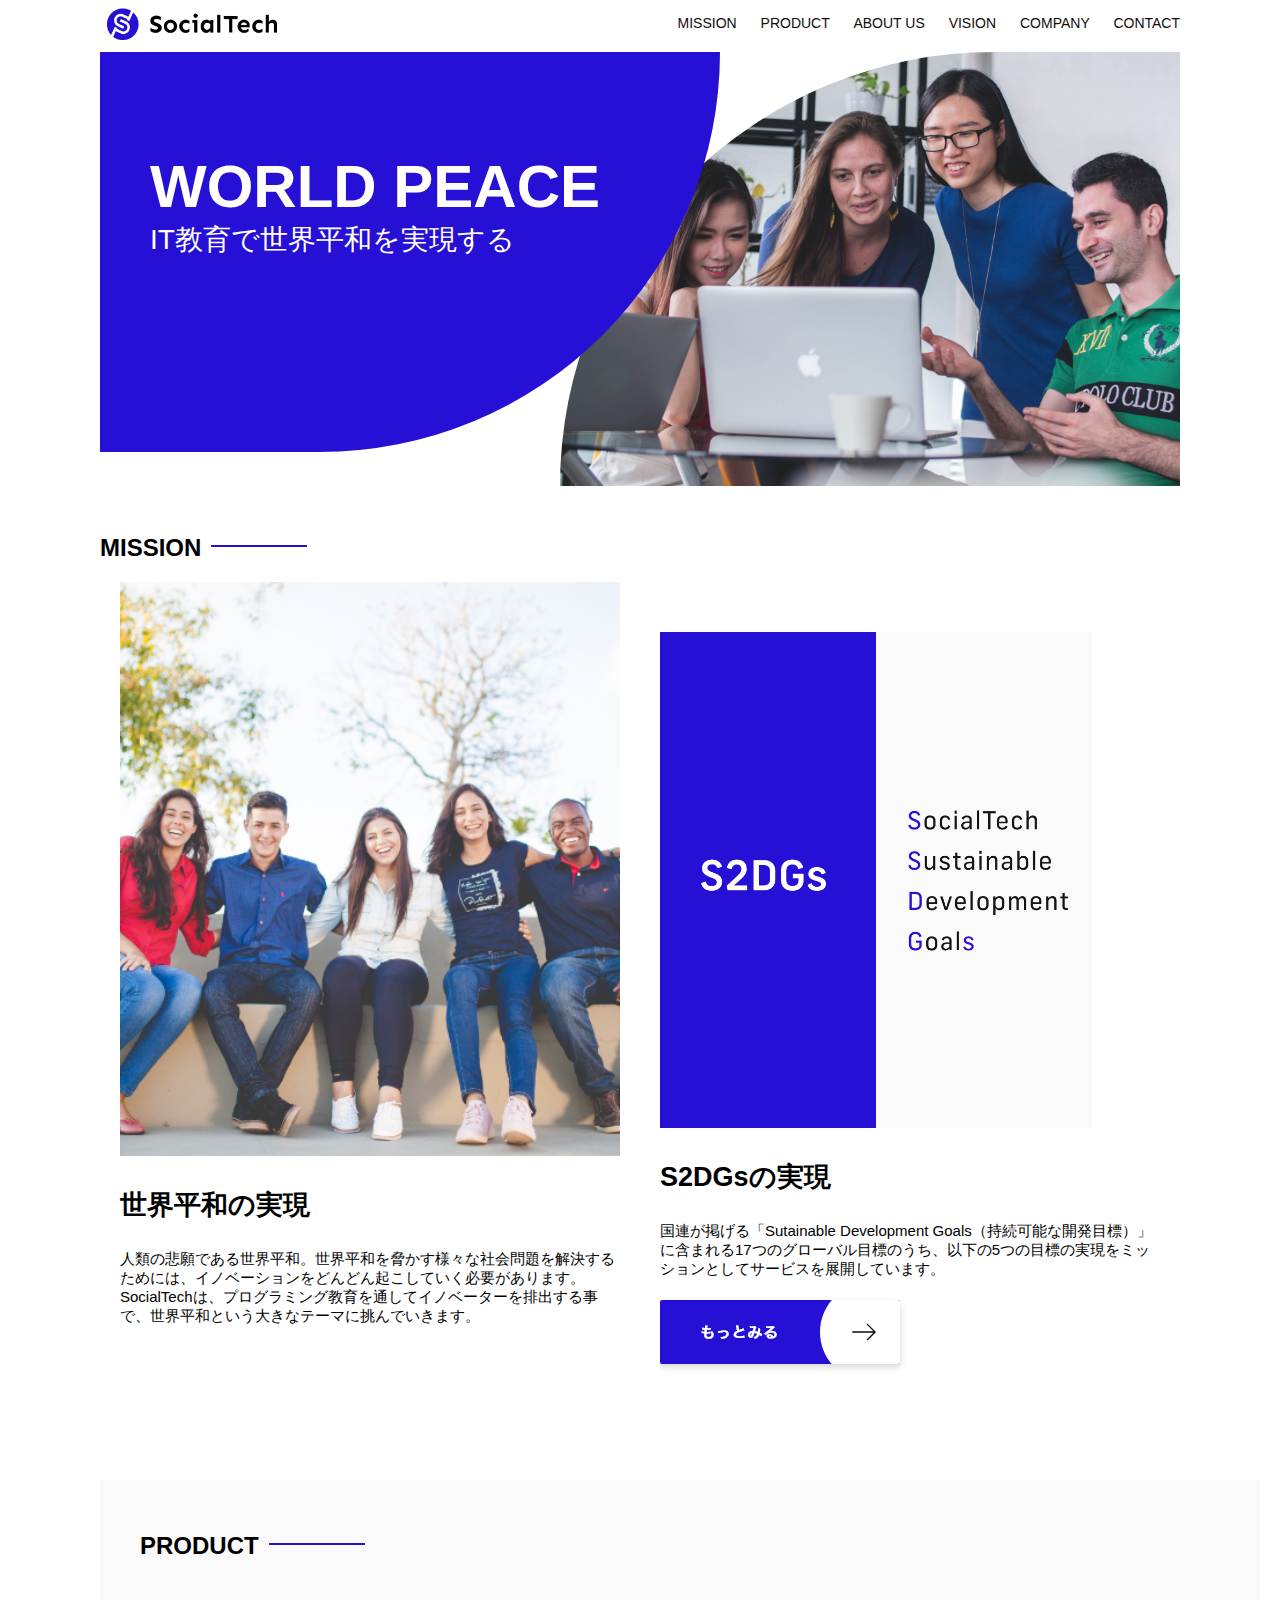
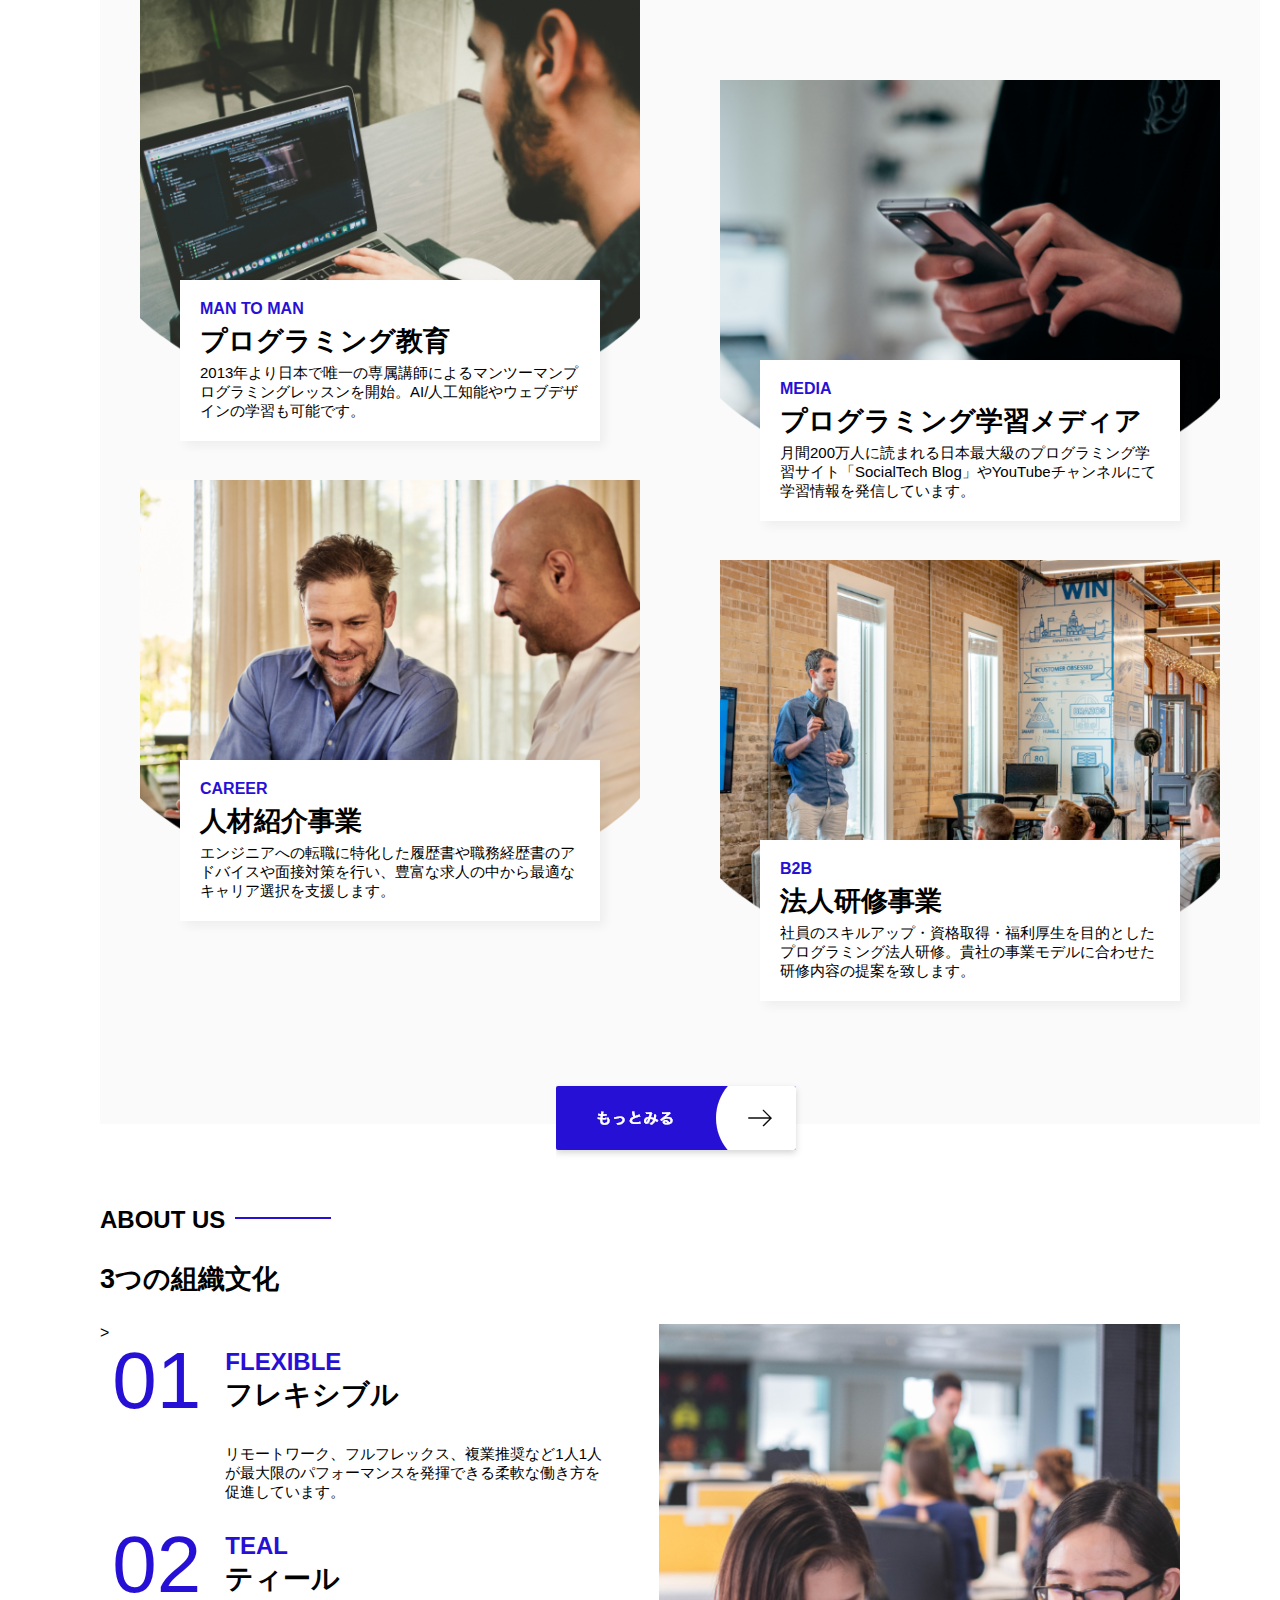
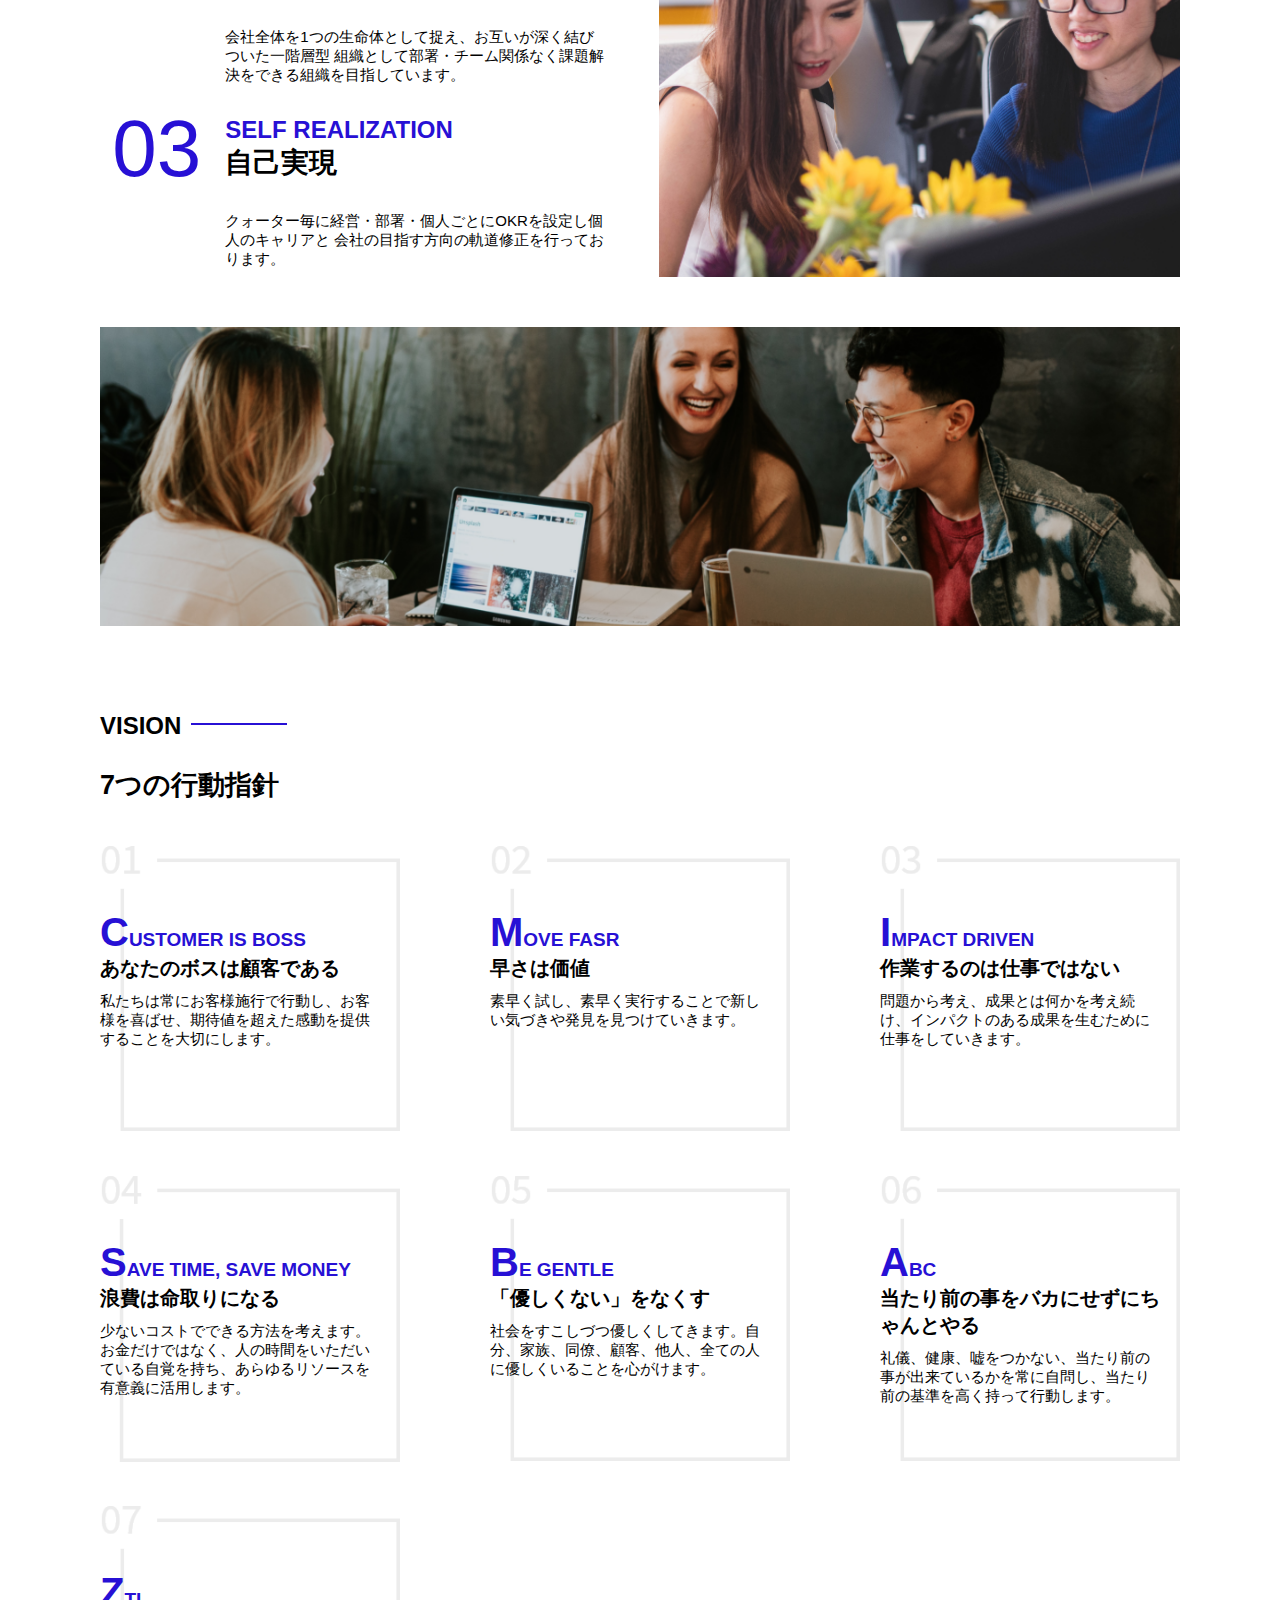
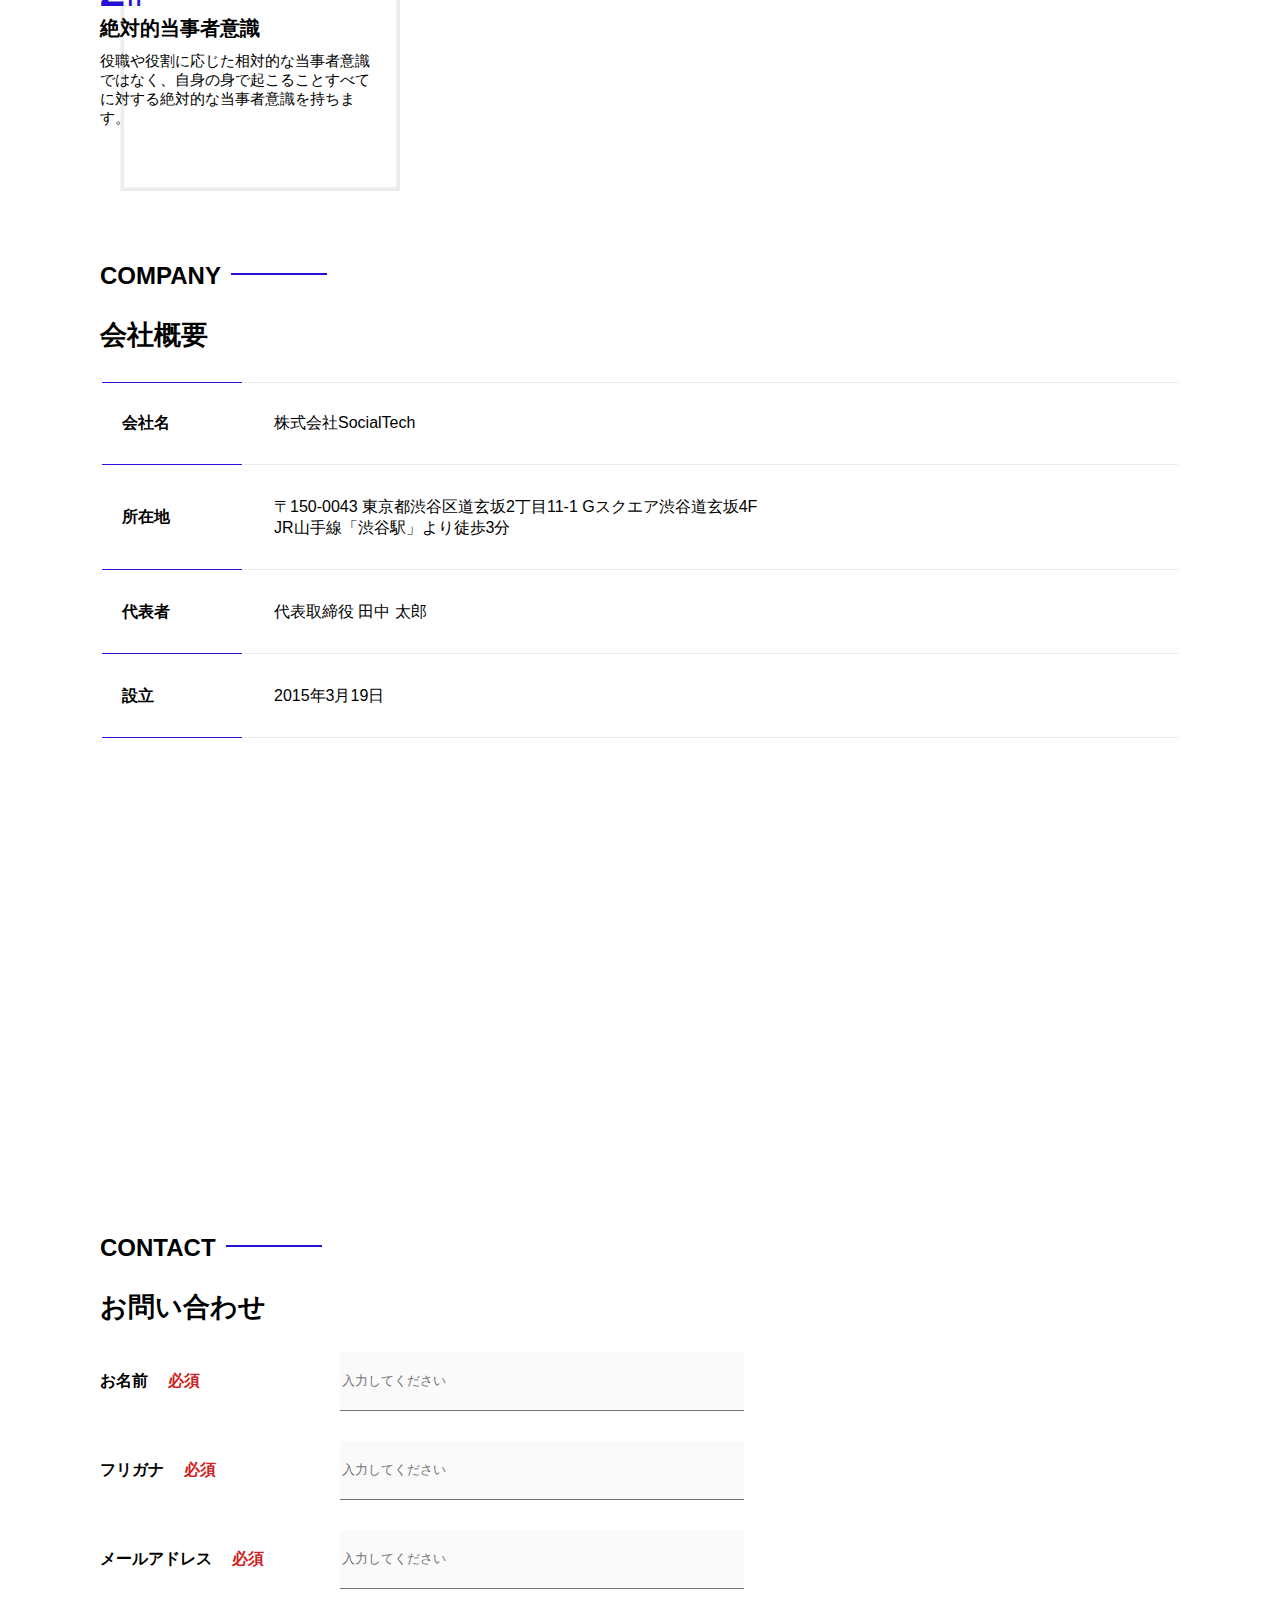
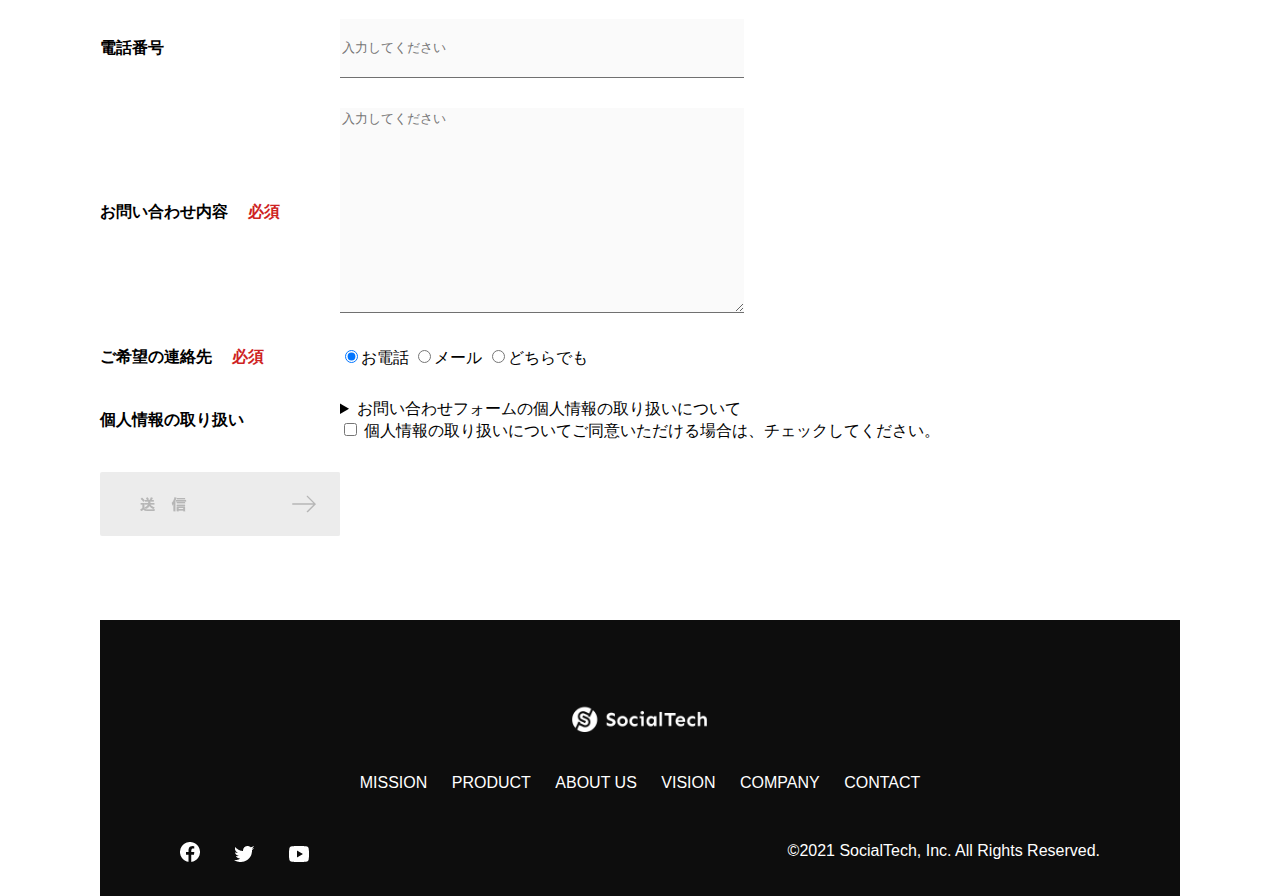
<file: index.html>
<!DOCTYPE html>
<html>

<head>
  <title>SocialTech</title>
  <meta charset="UTF-8">
  <meta name="description" content="SocialTechはEdTech業界のリーディングカンパニーを目指します。">
  <meta name="viewport" content="width=device-width, initial-scale=1.0">
  <link rel="stylesheet" href="style.css">
</head>

<body>
  <!-- ヘッダー -->
  <header>
    <!-- ロゴ -->
    <a href="index.html" id="logo"><img src="images/logo.png" alt="トップページに戻る"></a>

    <!-- PC用ナビゲーション -->
    <nav id="nav-pc">
      <a href="mission.html">MISSION</a>
      <a href="product.html">PRODUCT</a>
      <a href="index.html#aboutus">ABOUT US</a>
      <a href="index.html#vision">VISION</a>
      <a href="index.html#company">COMPANY</a>
      <a href="index.html#contact">CONTACT</a>
    </nav>
    <!-- スマホ用メニューボタン -->
    <img id="menu-sp" src="images/button-menu.png" alt="ナビゲーションを開く" onclick="document.getElementById('nav-sp').style.display = 'block'">

    <!-- スマホ用ナビゲーション -->
    <nav id="nav-sp">
      <img id="close" src="images/button-close.png" alt="ナビゲーションを閉じる" onclick="document.getElementById('nav-sp').style.display = 'none'">
      <a id="logo-sp" href="index.html" onclick="document.getElementById('nav-sp').style.display = 'none'"><img src="images/logo-sp.png" alt="トップページに戻る"></a>
      <a class="menu" href="mission.html" onclick="document.getElementById('nav-sp').style.display = 'none'">MISSION</a>
      <a class="menu" href="product.html" onclick="document.getElementById('nav-sp').style.display = 'none'">PRODUCT</a>
      <a class="menu" href="index.html#aboutus" onclick="document.getElementById('nav-sp').style.display = 'none'">ABOUT US</a>
      <a class="menu" href="index.html#vision" onclick="document.getElementById('nav-sp').style.display = 'none'">VISION</a>
      <a class="menu" href="index.html#company" onclick="document.getElementById('nav-sp').style.display = 'none'">COMPANY</a>
      <a class="menu" href="index.html#contact" onclick="document.getElementById('nav-sp').style.display = 'none'">CONTACT</a>
      <div id="sns">
        <a href="https://www.facebook.com/sejuku2013"><img src="images/button-facebook.png" alt="Facebookのリンク"></a>
        <a href="https://twitter.com/samuraijuku"><img src="images/button-twitter.png" alt="Twitterのリンク"></a>
        <a href="https://www.youtyube.com/channel/UCCFOQO5aDK0xXam4cUQXT8g"><img src="images/button-youtube.png" alt="YouTubeのリンク"></a>
      </div>
    </nav>
  </header>
  <main>
    <article>
      <!-- メインビジュアル　-->
      <section id="main-visual">
        <div id="main-message">
          <h1>WORLD PEACE</h1>
          <p>IT教育で世界平和を実現する</p>
        </div>
        <img src="images/index/index-main.png" alt="PCの周りに集まる多国籍の仲間たち">
      </section>
      <!--ミッション-->
      <section id="mission">
        <h2 class="index-h2">MISSION</h2>
        <div id="mission-flex">
          <div>
            <img id="mission-photo" src="images/index/index-mission.png" alt="屋外のベンチで写真を撮影する多国籍の仲間たち">
            <h3>世界平和の実現</h3>
            <p>
              人類の悲願である世界平和。世界平和を脅かす様々な社会問題を解決するためには、イノベーションをどんどん起こしていく必要があります。SocialTechは、プログラミング教育を通してイノベーターを排出する事で、世界平和という大きなテーマに挑んでいきます。
            </p>
          </div>
          <div>
            <img id="s2dgs" src="images/index/s2dgs.png" alt="S2DGs">
            <h3>S2DGsの実現</h3>
            <p>国連が掲げる「Sutainable Development Goals（持続可能な開発目標）」に含まれる17つのグローバル目標のうち、以下の5つの目標の実現をミッションとしてサービスを展開しています。</p>
            <a href="mission.html">
              <img src="images/button-more.png" alt="もっとみる">
            </a>
          </div>
        </div>
      </section>
      <!-- プロダクト -->
      <section id="product">
        <h2 class="index-h2">PRODUCT</h2>
        <div>
          <div id="product-left">
            <div>
              <img class="product-photo" src="images/index/index-mantoman.png" alt="PCでコードを書く男性">
              <div class="product-explain">
                <span>MAN TO MAN</span>
                <h3>プログラミング教育</h3>
                <p>2013年より日本で唯一の専属講師によるマンツーマンプログラミングレッスンを開始。AI/人工知能やウェブデザインの学習も可能です。</p>
              </div>
            </div>
            <div>
              <img class="product-photo" src="images/index/index-career.png" alt="笑顔で話し合う2人の男性">
              <div class="product-explain">
                <span>CAREER</span>
                <h3>人材紹介事業</h3>
                <p>エンジニアへの転職に特化した履歴書や職務経歴書のアドバイスや面接対策を行い、豊富な求人の中から最適なキャリア選択を支援します。</p>
              </div>
            </div>
          </div>
          <div id="product-right">
            <div>
              <img class="product-photo" src="images/index/index-media.png" alt="スマートフォンを操作する人">
              <div class="product-explain">
                <span>MEDIA</span>
                <h3>プログラミング学習メディア</h3>
                <p>月間200万人に読まれる日本最大級のプログラミング学習サイト「SocialTech Blog」やYouTubeチャンネルにて学習情報を発信しています。</p>
              </div>
            </div>
            <div>
              <img class="product-photo" src="images/index/index-b2b.png" alt="講演中の男性とそれを聞く人々">
              <div class="product-explain">
                <span>B2B</span>
                <h3>法人研修事業</h3>
                <p>社員のスキルアップ・資格取得・福利厚生を目的としたプログラミング法人研修。貴社の事業モデルに合わせた研修内容の提案を致します。</p>
              </div>
            </div>
          </div>
        </div>
        <div>
          <a id="product-more" href="product.html">
            <img src="images/button-more.png" alt="もっとみる">
          </a>
        </div>
      </section>
      <!--ABOUT US-->
      <section id="aboutus">
        <h2 class="index-h2">ABOUT US</h2>
        <h3>3つの組織文化</h3>
        <div>
          <table class="culture-table">
            <tr>
              <td>
                <span class="culture-num">01</span>
              </td>
              <td>
                <span class="culture-en">FLEXIBLE</span>
                <span class="culture-jp">フレキシブル</span>
              </td>
            </tr>
            <tr>
              <td>
                <!--空のセル-->
              </td>
              <td>
                <p class="culture-description">
                  リモートワーク、フルフレックス、複業推奨など1人1人が最大限のパフォーマンスを発揮できる柔軟な働き方を促進しています。
                </p>
              </td>>
            </tr>
            <tr>
              <td>
                <span class="culture-num">02</span>
              </td>
              <td>
                <span class="culture-en">TEAL</span>
                <span class="culture-jp">ティール</span>
              </td>
            </tr>
            <tr>
              <td>
                <!--空のセル-->
              </td>
              <td>
                <p class="culture-description">
                  会社全体を1つの生命体として捉え、お互いが深く結びついた一階層型
                  組織として部署・チーム関係なく課題解決をできる組織を目指しています。
                </p>
              </td>
            </tr>
            <tr>
              <td>
                <span class="culture-num">03</span>
              </td>
              <td>
                <span class="culture-en">SELF REALIZATION</span>
                <span class="culture-jp">自己実現</span>
              </td>
            </tr>
            <tr>
              <td>
                <!--空のセル-->
              </td>
              <td>
                <p class="culture-description">
                  クォーター毎に経営・部署・個人ごとにOKRを設定し個人のキャリアと
                  会社の目指す方向の軌道修正を行っております。
                </p>
              </td>
            </tr>
          </table>
          <img class="culture-img" src="images/index/index-aboutus1.png" alt="笑顔で話し合う2人の女性">
        </div>
        <img class="culture-img2" src="images/index/index-aboutus2.png" alt="笑顔で話し合う3人の男女">
      </section>
      <section id="vision">
        <h2 class="index-h2">VISION</h2>
        <h3>7つの行動指針</h3>
        <div>
          <div class="vision-box">
            <img src="images/index/vision-01.png" alt="01">
            <span>
              <h4>CUSTOMER IS BOSS</h4>
              <h5>あなたのボスは顧客である</h5>
              <p>私たちは常にお客様施行で行動し、お客様を喜ばせ、期待値を超えた感動を提供することを大切にします。</p>
            </span>
          </div>
          <div class="vision-box">
            <img src="images/index/vision-02.png" alt="02">
            <span>
              <h4>MOVE FASR</h4>
              <h5>早さは価値</h5>
              <p>素早く試し、素早く実行することで新しい気づきや発見を見つけていきます。</p>
            </span>
          </div>
          <div class="vision-box">
            <img src="images/index/vision-03.png" alt="03">
            <span>
              <h4>IMPACT DRIVEN</h4>
              <h5>作業するのは仕事ではない</h5>
              <p>問題から考え、成果とは何かを考え続け、インパクトのある成果を生むために仕事をしていきます。</p>
            </span>
          </div>
          <div class="vision-box">
            <img src="images/index/vision-04.png" alt="04">
            <span>
              <h4>SAVE TIME, SAVE MONEY</h4>
              <h5>浪費は命取りになる</h5>
              <p>少ないコストでできる方法を考えます。お金だけではなく、人の時間をいただいている自覚を持ち、あらゆるリソースを有意義に活用します。</p>
            </span>
          </div>
          <div class="vision-box">
            <img src="images/index/vision-05.png" alt="05">
            <span>
              <h4>BE GENTLE</h4>
              <h5>「優しくない」をなくす</h5>
              <p>社会をすこしづつ優しくしてきます。自分、家族、同僚、顧客、他人、全ての人に優しくいることを心がけます。</p>
            </span>
          </div>
          <div class="vision-box">
            <img src="images/index/vision-06.png" alt="06">
            <span>
              <h4>ABC</h4>
              <h5>当たり前の事をバカにせずにちゃんとやる</h5>
              <p>礼儀、健康、嘘をつかない、当たり前の事が出来ているかを常に自問し、当たり前の基準を高く持って行動します。</p>
            </span>
          </div>
          <div class="vision-box">
            <img src="images/index/vision-07.png" alt="07">
            <span>
              <h4>ZTI</h4>
              <h5>絶対的当事者意識</h5>
              <p>役職や役割に応じた相対的な当事者意識ではなく、自身の身で起こることすべてに対する絶対的な当事者意識を持ちます。</p>
            </span>
          </div>
        </div>
      </section>
      <!-- COMPANY -->
      <section id="company">
        <h2 class="index-h2">COMPANY</h2>
        <h3>会社概要</h3>
        <table id="company-table">
          <tr>
            <th class="tableheader-first">会社名</th>
            <td class="cell-first">株式会社SocialTech</td>
          </tr>
          <tr>
            <th class="tableheader">所在地</th>
            <td class="cell">〒150-0043 東京都渋谷区道玄坂2丁目11‐1 Gスクエア渋谷道玄坂4F<br>JR山手線「渋谷駅」より徒歩3分</td>
          </tr>
          <tr>
            <th class="tableheader">代表者</th>
            <td class="cell">代表取締役 田中 太郎</td>
          </tr>
          <tr>
            <th class="tableheader">設立</th>
            <td class="cell">2015年3月19日</td>
          </tr>
        </table>
        <iframe
          src="https://www.google.com/maps/embed?pb=!1m18!1m12!1m3!1d3241.776130615135!2d139.6961907!3d35.657886900000015!2m3!1f0!2f0!3f0!3m2!1i1024!2i768!4f13.1!3m3!1m2!1s0x60188b55ffeee63f%3A0xdb297b0027845c04!2z44CSMTUwLTAwNDMg5p2x5Lqs6YO95riL6LC35Yy66YGT546E5Z2C77yS5LiB55uu77yR77yR4oiSMSBH!5e0!3m2!1sja!2sjp!4v1675952950993!5m2!1sja!2sjp"
          width="600" height="450" style="border:0;" allowfullscreen="" loading="lazy"
          referrerpolicy="no-referrer-when-downgrade">
        </iframe>
      </section>
      <!-- お問い合わせフォーム -->
      <section id="contact">
        <h2 class="index-h2">CONTACT</h2>
        <h3>お問い合わせ</h3>
        <!-- STATIC FORMSのフォームタグ -->
        <form action="https://api.staticforms.xyz/submit" method="post">
          <input type="text" name="honeypot" style="display:none">
          <!-- STATIC FORMSのアクセスキー -->
          <input type="hidden" name="accesskey" value="934c88e2-f9e4-4e84-aadc-a88cf636956d">
          <!--メールのタイトル-->
          <input type="hidden" name="subject" value="お問い合わせフォーム" />
          <!--送信先のメールアドレスをvalueに設定する-->
          <input type="hidden" name="replyTo" value="kokunari.mlm@gmail.com">
          <!--redirectToのURLは公開後のURLへリンクする-->
          <input type="hidden" name="redirectTo" value="">
          <div>
            <div class="contact-heading">
              <label class="contact-label">お名前<span class="contact-span">必須</span></label>
            </div>
            <div class="contact-form">
              <input type="text" name="name" placeholder="入力してください" class="contact-textbox">
            </div>
          </div>
          <div>
            <div class="contact-heading">
              <label class="contact-label">フリガナ<span class="contact-span">必須</span></label>
            </div>
            <div>
              <input type="text" name="hurigana" placeholder="入力してください" class="contact-textbox">
            </div>
          </div>
          <div>
            <div class="contact-heading">
              <label class="contact-label">メールアドレス<span class="contact-span">必須</span></label>
            </div>
            <div>
              <input type="text" name="email" placeholder="入力してください" class="contact-textbox">
            </div>
          </div>
          <div>
            <div class="contact-heading">
              <label class="contact-label">電話番号</label>
            </div>
            <div>
              <input type="text" name="tel" placeholder="入力してください" class="contact-textbox">
            </div>
          </div>
          <div>
            <div class="contact-heading">
              <label class="contact-label">お問い合わせ内容<span class="contact-span">必須</span></label>
            </div>
            <div>
              <textarea class="contact-textarea" placeholder="入力してください" name="message"></textarea>
            </div>
          </div>
          <div>
            <div class="contact-heading">
              <label class="contact-label">ご希望の連絡先<span class="contact-span">必須</span></label>
            </div>
            <div>
              <input class="radiobutton" type="radio" value="tel" name="contact" checked><label>お電話</label>
              <input class="radiobutton" type="radio" value="mail" name="contact"><label>メール</label>
              <input class="radiobutton" type="radio" value="both" name="contact"><label>どちらでも</label>
            </div>
          </div>
          <div>
            <div class="contact-heading">
              <label class="contact-label">個人情報の取り扱い</label>
            </div>
            <div>
              <details>
                <summary>お問い合わせフォームの個人情報の取り扱いについて</summary>
                <div>
                  <span>１．組織の名称又は氏名</span><br>
                  株式会社SocialTech<br><br>
                  <span>２．個人情報保護管理者（若しくはその代理人）の氏名又は職名、所属及び連絡先
                    鈴木 一郎 コーポレート部</span><br>
                  メールアドレス：support@socialtech.net<br>
                  TEL：03-xxxx-xxxx<br>
                  <span>３．個人情報の利用目的</span><br>
                  ・本サービス及び本サービスに関連する情報の提供又はそれらに関する連絡のため<br>
                  ・ユーザーの本人確認のため<br>
                  ・当社サービスのご案内のため<br>
                  ・当社の商品等の広告または宣伝（電子メールによるものを含むものとします。）<br><br>
                  <span>４．個人情報の取り扱い業務の委託</span><br>
                  個人情報の取扱業務の全部または一部を外部に業務委託する場合があります。<br>
                  その際、弊社は、個人情報を適切に保護できる管理体制を敷き実行していることを条件として<br>
                  委託先を厳選したうえで、機密保持契約を委託先と締結し、お客様の個人情報を厳密に管理させます。<br><br>
                  <span>５．個人情報の開示等の請求</span><br>
                  お客様は、弊社に対してご自身の個人情報の開示等（利用目的の通知、開示、内容の訂正・追加・削除、利用の停止または消去、第三者への提供の停止）に関して、当社問合わせ窓口に申し出ることができます。<br>
                  その際、弊社はお客様ご本人を確認させていただいたうえで、合理的な期間内に対応いたします。<br><br>
                  なお、個人情報に関する弊社問合わせ先は、次の通りです。<br><br>
                  株式会社SocialTech　個人情報問合せ窓口<br>
                  〒150-0043　東京都渋谷区道玄坂2丁目11-1 Ｇスクエア渋谷道玄坂 4F<br>
                  メールアドレス：support@socialtech.net　TEL：03-xxxx-xxxx<br><br>
                  <span>６．個人情報を提供されることの任意性について</span><br><br>
                  お客様がご自身の個人情報を弊社に提供されるか否かは、お客様のご判断によりますが、もしご提供されない場合には、適切なサービスが提供できない場合がありますので予めご了承ください。
                </div>
              </details>
              <input type="checkbox" name="agree">
              <span>個人情報の取り扱いについてご同意いただける場合は、チェックしてください。</span>
            </div>
          </div>
          <input type="image" src="images/button-submit.png" alt="送信する">
        </form>
      </section>
    </article>
     <footer>
      <div id="footer-logo">
        <img src="images/logo-sp.png" alt="SocialTech">
      </div>
      <div id="footer-link">
        <a href="mission.html">MISSION</a>
        <a href="product.html">PRODUCT</a>
        <a href="index.html#aboutus">ABOUT US</a>
        <a href="index.html#vision">VISION</a>
        <a href="index.html#company">COMPANY</a>
        <a href="index.html#contact">CONTACT</a>
      </div>
      <div id="sns-footer">
        <a href="https://www.facebook.com/sejuku2013"><img src="images/button-facebook.png" alt="Facebookのリンク"></a>
        <a href="https://twitter.com/samuraijuku"><img src="images/button-twitter.png" alt="Twitterのリンク"></a>
        <a href="https://www.youtube.com/channel/UCCFOQO5aDK0xXam4cUQXT8g"><img src="images/button-youtube.png" alt="YouTubeのリンク"></a>
        <span id="copyright">&copy;2021 SocialTech, Inc. All Rights Reserved. </span>
      </div>
     </footer>
  </main>
</body>

</html>
</file>
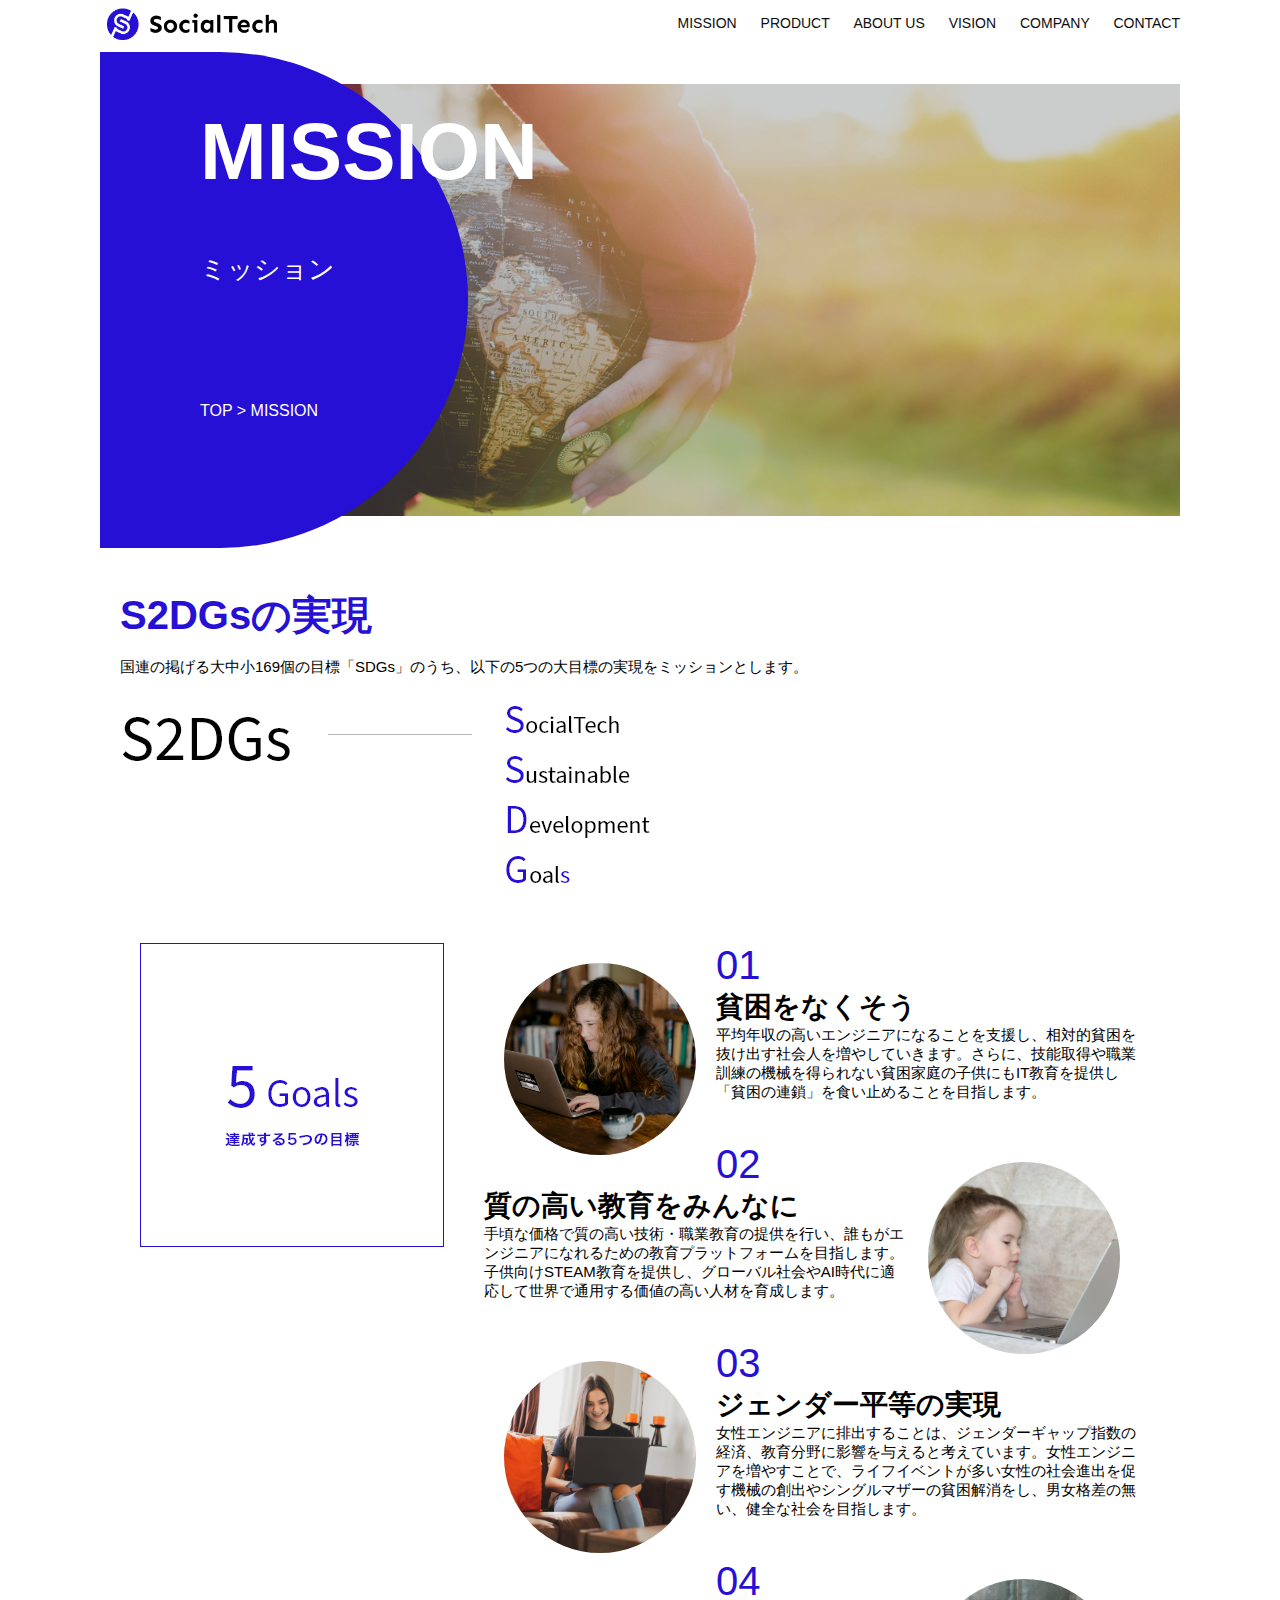
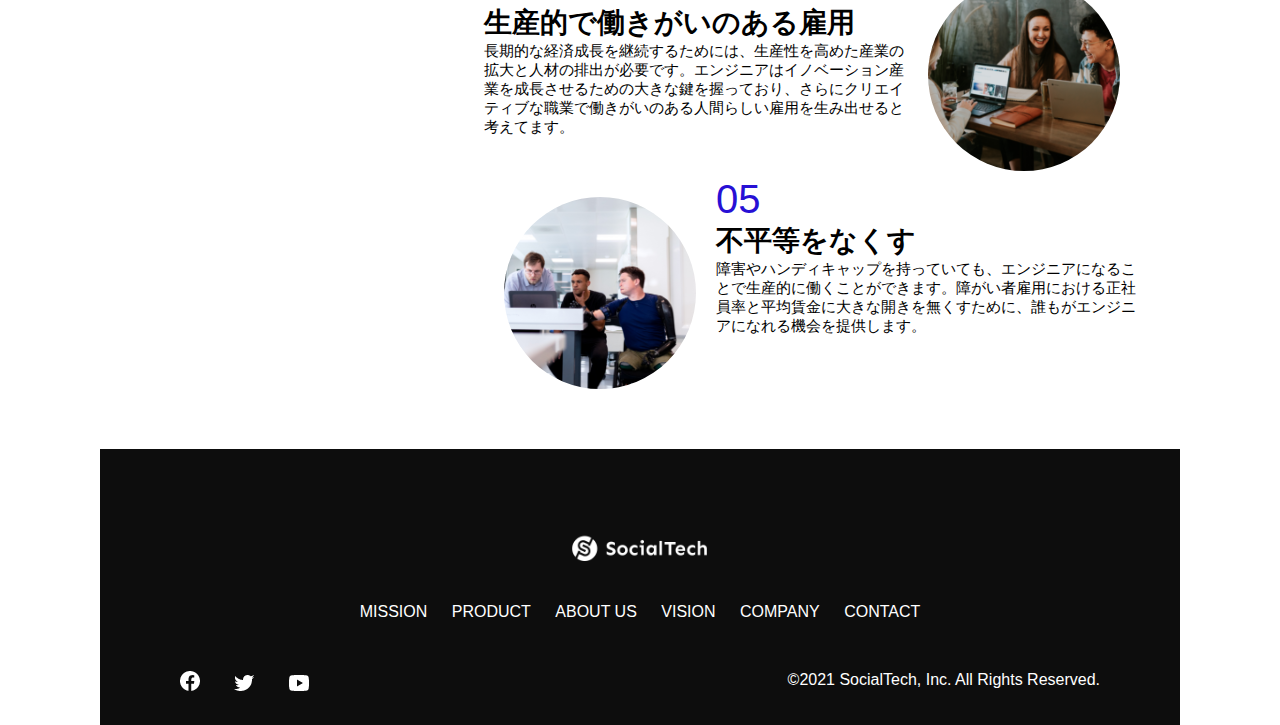
<file: mission.html>
<!DOCTYPE html>
<html>
<head>
  <title>SocialTech - MISSION ミッション -</title>
  <meta charset="UTF-8">
  <meta name="description" content="SocialTechが目指す5つの目標（S2DGs）を紹介します">
  <meta name="viewport" content="width=device-width, initial-scale=1.0">
  <link rel="stylesheet" href="style.css">
</head>

<body>
  <!-- ヘッダー -->
  <header>
    <!-- ロゴ -->
    <a href="index.html" id="logo"><img src="images/logo.png" alt="トップページに戻る"></a>

    <!-- PC用ナビゲーション -->
    <nav id="nav-pc">
      <a href="mission.html">MISSION</a>
      <a href="product.html">PRODUCT</a>
      <a href="index.html#aboutus">ABOUT US</a>
      <a href="index.html#vision">VISION</a>
      <a href="index.html#company">COMPANY</a>
      <a href="index.html#contact">CONTACT</a>
    </nav>
    <!-- スマホ用メニューボタン -->
    <img id="menu-sp" src="images/button-menu.png" alt="ナビゲーションを開く" onclick="document.getElementById('nav-sp').style.display = 'block'">

    <!-- スマホ用ナビゲーション -->
    <nav id="nav-sp">
      <img id="close" src="images/button-close.png" alt="ナビゲーションを閉じる" onclick="document.getElementById('nav-sp').style.display = 'none'">
      <a id="logo-sp" href="index.html" onclick="document.getElementById('nav-sp').style.display = 'none'"><img src="images/logo-sp.png" alt="トップページに戻る"></a>
      <a class="menu" href="mission.html" onclick="document.getElementById('nav-sp').style.display = 'none'">MISSION</a>
      <a class="menu" href="product.html" onclick="document.getElementById('nav-sp').style.display = 'none'">PRODUCT</a>
      <a class="menu" href="index.html#aboutus" onclick="document.getElementById('nav-sp').style.display = 'none'">ABOUT US</a>
      <a class="menu" href="index.html#vision" onclick="document.getElementById('nav-sp').style.display = 'none'">VISION</a>
      <a class="menu" href="index.html#company" onclick="document.getElementById('nav-sp').style.display = 'none'">COMPANY</a>
      <a class="menu" href="index.html#contact" onclick="document.getElementById('nav-sp').style.display = 'none'">CONTACT</a>
      <div id="sns">
        <a href="https://www.facebook.com/sejuku2013"><img src="images/button-facebook.png" alt="Facebookのリンク"></a>
        <a href="https://twitter.com/samuraijuku"><img src="images/button-twitter.png" alt="Twitterのリンク"></a>
        <a href="https://www.youtyube.com/channel/UCCFOQO5aDK0xXam4cUQXT8g"><img src="images/button-youtube.png" alt="YouTubeのリンク"></a>
      </div>
    </nav>
  </header>
  <main>
    <article>
      <section id="mission-main">
        <div id="mission-title">
          <h1>MISSION</h1>
          <span>ミッション</span>
          <div>TOP > MISSION</div>
        </div>
      </section>
      <section id="mission-s2dgs">
        <h2 class="mission-h2">S2DGsの実現</h2>
        <p>国連の掲げる大中小169個の目標「SDGs」のうち、以下の5つの大目標の実現をミッションとします。</p>
        <img src="images/mission/mission-s2dgs.png" alt="S2DGs">
      </section>
        <section id="mission-5goals">
          <div>
            <img id="s2dgs-image" src="images/mission/mission-5goals.png" alt="5Goals">
          </div>
          <div>
            <div>
              <img class="fivegoals-image-left" src="images/mission/mission-5goals01.png" alt="PCを操作する女の子">
              <span class="fivegoals-number">01</span>
              <h3 class="fivegoals-h3">貧困をなくそう</h3>
              <p class="fivegoals-p">
                平均年収の高いエンジニアになることを支援し、相対的貧困を抜け出す社会人を増やしていきます。さらに、技能取得や職業訓練の機械を得られない貧困家庭の子供にもIT教育を提供し「貧困の連鎖」を食い止めることを目指します。
              </p>
            </div>

            <div>
              <img class="fivegoals-image-right" src="images/mission/mission-5goals02.png" alt="PCを見つめる小さい女の子">
              <span class="fivegoals-number">02</span>
              <h3 class="fivegoals-h3">質の高い教育をみんなに</h3>
              <p class="fivegoals-p">
                手頃な価格で質の高い技術・職業教育の提供を行い、誰もがエンジニアになれるための教育プラットフォームを目指します。子供向けSTEAM教育を提供し、グローバル社会やAI時代に適応して世界で通用する価値の高い人材を育成します。
              </p>
            </div>

            <div>
              <img class="fivegoals-image-left" src="images/mission/mission-5goals03.png" alt="PCを操作する女性">
              <span class="fivegoals-number">03</span>
              <h3 class="fivegoals-h3">ジェンダー平等の実現</h3>
              <p class="fivegoals-p">
                女性エンジニアに排出することは、ジェンダーギャップ指数の経済、教育分野に影響を与えると考えています。女性エンジニアを増やすことで、ライフイベントが多い女性の社会進出を促す機械の創出やシングルマザーの貧困解消をし、男女格差の無い、健全な社会を目指します。
              </p>
            </div>

            <div>
              <img class="fivegoals-image-right" src="images/mission/mission-5goals04.png" alt="笑顔で話し合う3人の男女">
              <span class="fivegoals-number">04</span>
              <h3 class="fivegoals-h3">生産的で働きがいのある雇用</h3>
              <p class="fivegoals-p">
                長期的な経済成長を継続するためには、生産性を高めた産業の拡大と人材の排出が必要です。エンジニアはイノベーション産業を成長させるための大きな鍵を握っており、さらにクリエイティブな職業で働きがいのある人間らしい雇用を生み出せると考えてます。
              </p>
            </div>

            <div>
              <img class="fivegoals-image-left" src="images/mission/mission-5goals05.png" alt="障害を持つ男性が生き生きと働く様子">
              <span class="fivegoals-number">05</span>
              <h3 class="fivegoals-h3">不平等をなくす</h3>
              <p class="fivegoals-p">
                障害やハンディキャップを持っていても、エンジニアになることで生産的に働くことができます。障がい者雇用における正社員率と平均賃金に大きな開きを無くすために、誰もがエンジニアになれる機会を提供します。
              </p>
            </div>
          </div>
        </section>
    </article>
    <footer>
      <div id="footer-logo">
        <img src="images/logo-sp.png" alt="SocialTech">
      </div>
      <div id="footer-link">
        <a href="mission.html">MISSION</a>
        <a href="product.html">PRODUCT</a>
        <a href="index.html#aboutus">ABOUT US</a>
        <a href="index.html#vision">VISION</a>
        <a href="index.html#company">COMPANY</a>
        <a href="index.html#contact">CONTACT</a>
      </div>
      <div id="sns-footer">
        <a href="https://www.facebook.com/sejuku2013"><img src="images/button-facebook.png" alt="Facebookのリンク"></a>
        <a href="https://twitter.com/samuraijuku"><img src="images/button-twitter.png" alt="Twitterのリンク"></a>
        <a href="https://www.youtube.com/channel/UCCFOQO5aDK0xXam4cUQXT8g"><img src="images/button-youtube.png" alt=#Youtubeのリンク></a>
        <span id="copyright">&copy;2021 SocialTech, Inc. All Rights Reserved.</span>
      </div>
    </footer>
  </main>
</body>

</html>
</file>
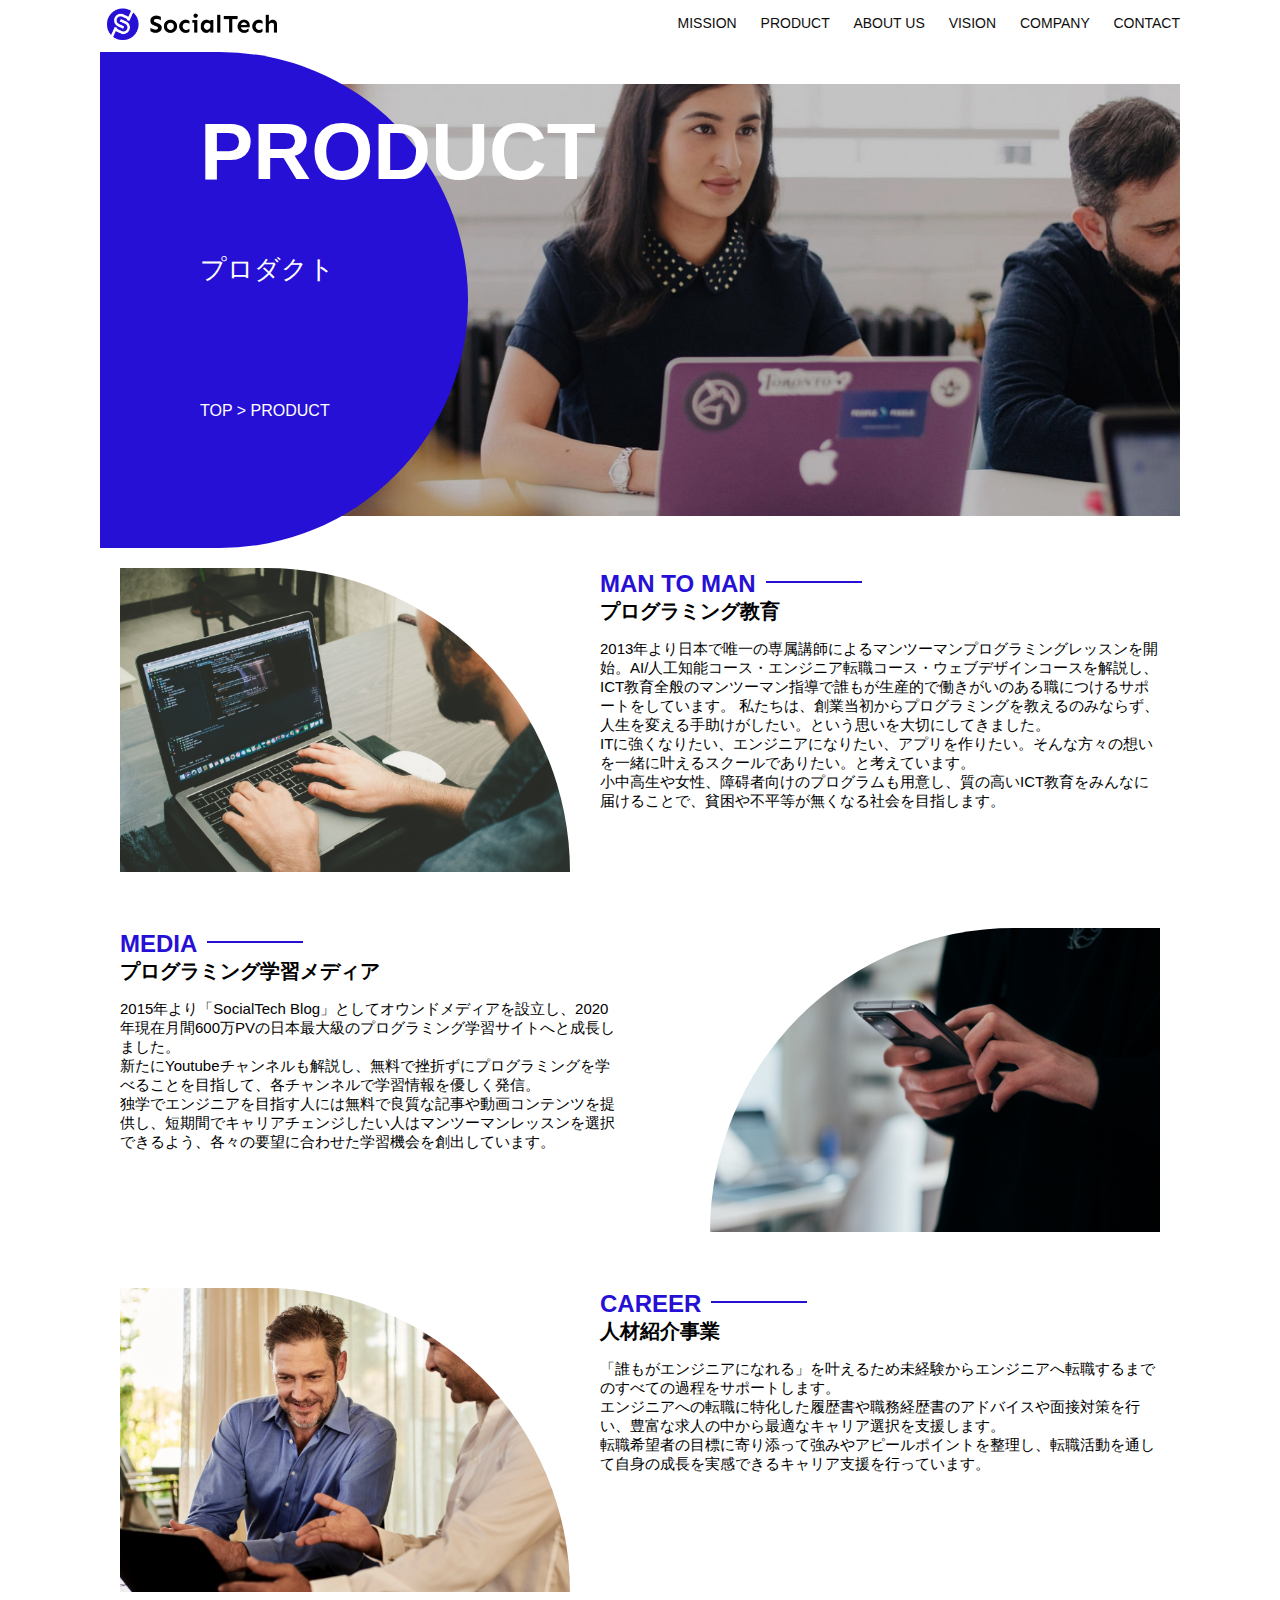
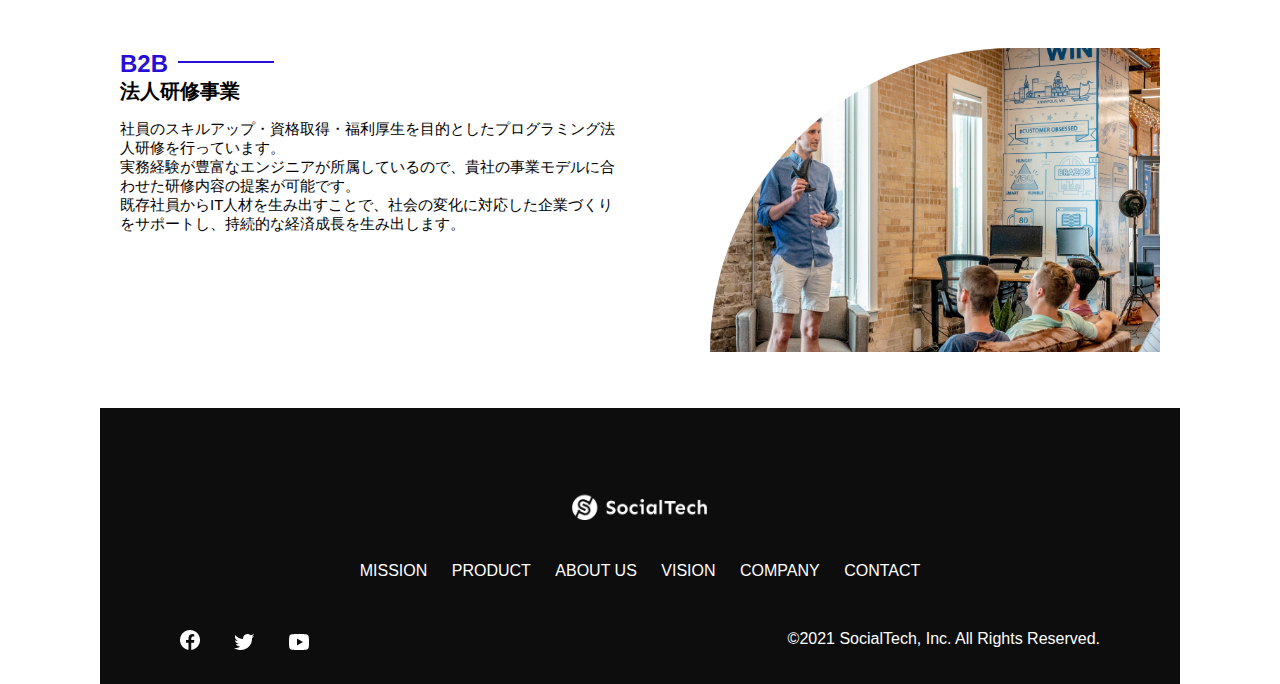
<file: product.html>
<!DOCTYPE html>
<html>
<head>
  <title>SocialTech -PRODUCT プロダクト-</title>
  <meta charset="UTF-8">
  <meta name="description" content="SocialTechの4つのプロダクトを紹介します">
  <meta name="viewport" content="width=device-width, initial-scale=1.0">
  <link rel="stylesheet" href="style.css">
</head>

<body>
  <!-- ヘッダー -->
  <header>
    <!-- ロゴ -->
    <a href="index.html" id="logo"><img src="images/logo.png" alt="トップページに戻る"></a>

    <!-- PC用ナビゲーション -->
    <nav id="nav-pc">
      <a href="mission.html">MISSION</a>
      <a href="product.html">PRODUCT</a>
      <a href="index.html#aboutus">ABOUT US</a>
      <a href="index.html#vision">VISION</a>
      <a href="index.html#company">COMPANY</a>
      <a href="index.html#contact">CONTACT</a>
    </nav>
    <!-- スマホ用メニューボタン -->
    <img id="menu-sp" src="images/button-menu.png" alt="ナビゲーションを開く" onclick="document.getElementById('nav-sp').style.display = 'block'">

    <!-- スマホ用ナビゲーション -->
    <nav id="nav-sp">
      <img id="close" src="images/button-close.png" alt="ナビゲーションを閉じる" onclick="document.getElementById('nav-sp').style.display = 'none'">
      <a id="logo-sp" href="index.html" onclick="document.getElementById('nav-sp').style.display = 'none'"><img src="images/logo-sp.png" alt="トップページに戻る"></a>
      <a class="menu" href="mission.html" onclick="document.getElementById('nav-sp').style.display = 'none'">MISSION</a>
      <a class="menu" href="product.html" onclick="document.getElementById('nav-sp').style.display = 'none'">PRODUCT</a>
      <a class="menu" href="index.html#aboutus" onclick="document.getElementById('nav-sp').style.display = 'none'">ABOUT US</a>
      <a class="menu" href="index.html#vision" onclick="document.getElementById('nav-sp').style.display = 'none'">VISION</a>
      <a class="menu" href="index.html#company" onclick="document.getElementById('nav-sp').style.display = 'none'">COMPANY</a>
      <a class="menu" href="index.html#contact" onclick="document.getElementById('nav-sp').style.display = 'none'">CONTACT</a>
      <div id="sns">
        <a href="https://www.facebook.com/sejuku2013"><img src="images/button-facebook.png" alt="Facebookのリンク"></a>
        <a href="https://twitter.com/samuraijuku"><img src="images/button-twitter.png" alt="Twitterのリンク"></a>
        <a href="https://www.youtyube.com/channel/UCCFOQO5aDK0xXam4cUQXT8g"><img src="images/button-youtube.png" alt="YouTubeのリンク"></a>
      </div>
    </nav>
  </header>
  <main>
    <article>
      <section id="product-main">
        <div id="product-title">
          <h1>PRODUCT</h1>
          <span>プロダクト</span>
          <div>TOP > PRODUCT</div>
        </div>
      </section>
      <section class="product-section1">
        <img src="images/product/product-mantoman.png" alt="PCでコード書く男性">
        <div>
          <h2 class="product-h2">MAN TO MAN</h2>
          <h3 class="product-h3">プログラミング教育</h3>
          <p>
            2013年より日本で唯一の専属講師によるマンツーマンプログラミングレッスンを開始。AI/人工知能コース・エンジニア転職コース・ウェブデザインコースを解説し、ICT教育全般のマンツーマン指導で誰もが生産的で働きがいのある職につけるサポートをしています。
            私たちは、創業当初からプログラミングを教えるのみならず、人生を変える手助けがしたい。という思いを大切にしてきました。<br>ITに強くなりたい、エンジニアになりたい、アプリを作りたい。そんな方々の想いを一緒に叶えるスクールでありたい。と考えています。<br>小中高生や女性、障碍者向けのプログラムも用意し、質の高いICT教育をみんなに届けることで、貧困や不平等が無くなる社会を目指します。
          </p>
        </div>
      </section>
      <section class="product-section2">
        <div>
          <h2 class="product-h2">MEDIA</h2>
          <h3 class="product-h3">プログラミング学習メディア</h3>
          <p>2015年より「SocialTech Blog」としてオウンドメディアを設立し、2020年現在月間600万PVの日本最大級のプログラミング学習サイトへと成長しました。
          <br>新たにYoutubeチャンネルも解説し、無料で挫折ずにプログラミングを学べることを目指して、各チャンネルで学習情報を優しく発信。
          <br>独学でエンジニアを目指す人には無料で良質な記事や動画コンテンツを提供し、短期間でキャリアチェンジしたい人はマンツーマンレッスンを選択できるよう、各々の要望に合わせた学習機会を創出しています。
          </p>
        </div>
        <img src="images/product/product-media.png" alt="スマートフォンを操作する人">
      </section>
      <section class="product-section1">
        <img src="images/product/product-career.png" alt="笑顔で話し合う2人の男性">
        <div>
          <h2 class="product-h2">CAREER</h2>
          <h3 class="product-h3">人材紹介事業</h3>
          <p>
            「誰もがエンジニアになれる」を叶えるため未経験からエンジニアへ転職するまでのすべての過程をサポートします。<br>エンジニアへの転職に特化した履歴書や職務経歴書のアドバイスや面接対策を行い、豊富な求人の中から最適なキャリア選択を支援します。<br>転職希望者の目標に寄り添って強みやアピールポイントを整理し、転職活動を通して自身の成長を実感できるキャリア支援を行っています。<br>
          </p>
        </div>
      </section>
      <section class="product-section2">
        <div>
          <h2 class="product-h2">B2B</h2>
          <h3 class="product-h3">法人研修事業</h3>
          <p>
            社員のスキルアップ・資格取得・福利厚生を目的としたプログラミング法人研修を行っています。<br>実務経験が豊富なエンジニアが所属しているので、貴社の事業モデルに合わせた研修内容の提案が可能です。<br>既存社員からIT人材を生み出すことで、社会の変化に対応した企業づくりをサポートし、持続的な経済成長を生み出します。
          </p>
        </div>
        <img src="images/product/product-b2b.png" alt="講演中の男性とそれを聞く人々">
      </section>
    </article>
    <footer>
      <div id="footer-logo">
        <img src="images/logo-sp.png" alt="SocialTech">
      </div>
      <div id="footer-link">
        <a href="mission.html">MISSION</a>
        <a href="product.html">PRODUCT</a>
        <a href="index.html#aboutus">ABOUT US</a>
        <a href="index.html#vision">VISION</a>
        <a href="index.html#company">COMPANY</a>
        <a href="index.html#contact">CONTACT</a>
      </div>
      <div id="sns-footer">
        <a href="https://www.facebook.com/sejuku2013"><img src="images/button-facebook.png" alt="Facebookのリンク"></a>
        <a href="https://twitter.com/samuraijuku"><img src="images/button-twitter.png" alt="Twitterのリンク"></a>
        <a href="https://www.youtube.com/channel/UCCFOQO5aDK0xXam4cUQXT8g"><img src="images/button-youtube.png" alt=#Youtubeのリンク></a>
        <span id="copyright">&copy;2021 SocialTech, Inc. All Rights Reserved.</span>
      </div>
    </footer>
  </main>
</body>

</html>
</file>
<file: style.css>
/* PC, スマホ共通スタイル */
body {
  font-family: "Source Sans Pro", "Hiragino Kaku Gothic ProN", Meiryo, Arial, sans-serif;
}

p {
  font-size: 15px;
}

/*================
  PC用のスタイル  
=================*/
@media screen and (min-width: 768px) {

  /* 横幅設定　*/
  body {
    max-width: 1080px;
    min-width: 960px;
    margin: 0 auto 0 auto;
  }

  /* ヘッダー */
  header {
    display: flex;
    justify-content: space-between;
  }

  /* ナビゲーションのレイアウト */
  #nav-pc {
    text-align: right;
    font-size: 14px;
    padding-top: 15px;
  }

  /* ナビゲーションのリンクの装飾設定 */
  #nav-pc>a {
    text-decoration: none;
    margin-left: 20px;
  }

  #nav-pc>a:link {
    color: #0d0d0d;
  }

  #nav-pc>a:visited {
    color: #0d0d0d;
  }

  #nav-pc>a:hover {
    color: #0d0d0d;
    text-decoration: underline;
  }

  #nav-pc>a:active {
    color: #0d0d0d;
  }

  /* スマホ用ナビを非表示 */
  #nav-sp,
  #menu-sp {
    display: none;
  }

  /* メインビジュアル */
  #main-visual {
    position: relative;
    height: 400px;
  }

  #main-message {
    position: absolute;
    top: 0;
    left: 0;
    background-color: #2710d5;
    color: #ffffff;
    border-radius: 0 0 476px 0;
    max-width: 620px;
    height: 100%;
    width: 100%;
    z-index: 11;
  }

  #main-message>h1 {
    font-size: 60px;
    font-weight: bold;
    margin: 100px 0 0 50px;
  }

  #main-message>p {
    font-size: 28px;
    margin: 0 0 0 50px;
  }

  #main-visual>img {
    max-width: 620px;
    border-radius: 476px 0 0 0;
    position: absolute;
    top: 0;
    right: 0;
    z-index: 10;
  }

  /* 見出し */
  h2 {
    margin: 40px 0 0 0;
  }

  h2::after {
    content: url("images/line.png");
    margin-left: 10px;
  }

  h3 {
    font-size: 27px;
  }

  /* ミッション */
  #mission {
    margin: 80px auto 80px auto;
    width: 100%;
  }

  #mission-flex {
    width: 100%;
    display: flex;
  }

  #mission-flex>div {
    width: 50%;
    margin: 20px;
  }

  #mission-photo {
    width: 100%;
  }

  #s2dgs {
    margin-top: 50px
  }

  /* プロダクト */
  #product {
    background-color: #fafafa;
    width: 100%;
    margin: 80px 0 80px 0;
    padding: 10px 40px 0px 40px;
  }

  /* 外枠 */
  #product>div {
    margin-top: 40px;
    display: flex;
  }

  /* 左のカラム */
  #product-left {
    width: 50%;
    margin-right: 20px;
  }

  /* 右のカラム */
  #product-right {
    width: 50%;
    margin-left: 20px;
    margin-top: 80px;
  }

  /*　画像＋説明の枠 */
  #product-left>div {
    position: relative;
    height: 480px;
    margin-right: 20px;
  }

  #product-right>div {
    position: relative;
    height: 480px;
    margin-left: 20px;
  }

  /* 画像 */
  .product-photo {
    width: 100%;
  }

  /* 説明文の枠 */
  .product-explain {
    background-color: #ffffff;
    position: absolute;
    left: 0;
    top: 280px;
    margin: 0 40px 0 40px;
    padding: 20px;
    box-shadow: 5px 5px 10px rgba(0, 0, 0, 0.05);
  }

  /* 説明文の英語 */
  .product-explain>span {
    color: #2710d5;
    font-weight: bold;
    font-size: 16px;
    margin: 0;
  }

  /* 説明文の見出し */
  .product-explain>h3 {
    margin: 5px 0 5px 0;
  }

  /* 説明文 */
  .product-explain>p {
    margin: 0;
  }

  /* 「もっとみる」ボタン */
  #product-more {
    margin: 0 auto -42px auto;
  }

  /* ABOUT US */
  #aboutus {
    margin: 80px auto 80px auto;
  }

  /* 3つの組織文化と画像を入れる枠　*/
  #aboutus>div {
    display: flex;
  }

  /* 画像　*/
  .culture-img {
    width: 100%;
    align-self: flex-start;
  }

  .culture-img2 {
    margin-top: 50px;
    width: 100%;
  }

  /* 3つの組織文化の表 */
  .culture-table {
    max-width: 500px;
    margin-right: 50px;
  }

  /* 番号 */
  .culture-num {
    font-size: 80px;
    color: #2710d5;
    margin: 0 20px 0 0;
  }

  /* 組織文化英語 */
  .culture-en {
    color: #2710d5;
    font-weight: bold;
    font-size: 24px;
    display: block;
  }

  /* 組織文化日本語 */
  .culture-jp {
    font-size: 28px;
    font-weight: bold;
  }

  /* 説明文 */
  .culture-description {
    margin: 0;
  }

  /* ビジョン */
  #vision {
    margin: 80px auto 80ox auto;
  }

  /* セクション内の外枠 */
  #vision>div {
    width: 100%;
    display: flex;
    justify-content: space-between;
    flex-wrap: wrap;
  }

  /* 7つの行動指針の枠 */
  .vision-box {
    width: 300px;
    height: 300px;
    margin-bottom: 30px;
    position: relative;
  }

  .vision-box>img {
    width: 100%;
    height: auto;
    position: absolute;
    top: 0;
    left: 0;
    z-index: 30;
  }

  .vision-box>span {
    position: absolute;
    top: 0;
    left: 0;
    z-index: 31;
    margin-right: 20px;
  }

  .vision-box>span>h4 {
    color: #2710d5;
    font-size: 19px;
    margin: 80px 0 0 0;
  }

  .vision-box>span>h4::first-letter {
    font-size: 40px;
  }

  .vision-box>span>h5 {
    font-size: 20px;
    margin: 0 0 0 0;
  }

  .vision-box>span>p {
    margin: 10px 0 0 0;
  }

  /* 会社概要 */
  #company-table {
    width: 100%;
  }

  .tableheader {
    text-align: left;
    padding: 20px;
    border-bottom-color: #2710d5;
    border-bottom-width: 1px;
    border-bottom-style: solid;
    width: 100px;
  }

  .tableheader-first {
    text-align: left;
    padding: 20px;
    border-bottom-color: #2710d5;
    border-bottom-width: 1px;
    border-bottom-style: solid;
    border-top-color: #2710d5;
    border-top-width: 1px;
    border-top-style: solid;
    width: 100px;
  }

  .cell {
    padding: 30px;
    border-bottom-color: #ececec;
    border-bottom-width: 1px;
    border-bottom-style: solid;
  }

  .cell-first {
    padding: 30px;
    border-bottom-color: #ececec;
    border-bottom-width: 1px;
    border-bottom-style: solid;
    border-top-color: #ececec;
    border-top-width: 1px;
    border-top-style: solid;
  }

  #company>iframe {
    width: 100%;
    height: 368px;
    margin-top: 40px;
  }

  /* お問い合わせ */
  #contact {
    margin: 80px auto 80px auto;
  }

  /* 外枠 */
  #contact>form>div {
    display: flex;
    flex-direction: row;
    flex-wrap: wrap;
    padding-bottom: 30px;
  }

  /* 左列の見出し */
  .contact-heading {
    width: 240px;
    align-self: center;
  }

  /* 見出しのラベル */
  .contact-label {
    font-weight: bold;
  }

  /* 必須 */
  .contact-span {
    color: #ce2222;
    margin: 0 0 0 20px;
    font-weight: bold;
  }

  /* テキストボックス */
  .contact-textbox {
    border-top: 0;
    border-left: 0;
    border-right: 0;
    border-bottom-width: 1px;
    border-bottom-color: #707070;
    border-bottom-style: solid;
    background-color: #fafafa;
    width: 400px;
    height: 56px;
  }

  /* 音合わせ内容のテキストエリア */
  .contact-textarea {
    border-top: 0;
    border-left: 0;
    border-right: 0;
    border-bottom-width: 1px;
    border-bottom-color: #707070;
    border-bottom-style: solid;
    background-color: #fafafa;
    width: 400px;
    height: 200px;
  }

  /* 個人情報の取り扱い */
  details {
    width: 700px;
  }

  details>div {
    background-color: #fafafa;
    padding: 20px;
  }

  details>div>span {
    font-weight: bold;
  }

  /* フッター */
  footer {
    background-color: #0d0d0d;
    text-align: center;
    padding: 80px 80px 30px 80px;
  }

  #footer-logo {
    margin-bottom: 30px;
  }

  #footer-link {
    margin-bottom: 50px;
  }

  #footer-link>a {
    text-decoration: none;
    margin: 10px;
  }

  #footer-link>a:link {
    color: #ffffff;
  }

  #footer-link>a:visited {
    color: #ffffff;
  }

  #footer-link>a:hover {
    color: #ffffff;
    text-decoration: underline;
  }

  #footer-link>a:active {
    color: #ffffff;
  }

  #sns-footer {
    text-align: left;
    width: 100%;
  }

  #sns-footer>a {
    margin-right: 30px;
  }

  #copyright {
    color: #ffffff;
    float: right;
  }

  /* mission.html用スタイル */
  /* ミッションのメインビジュアル */
  #mission-main {
    height: 496px;
    width: 100%;
    background-image: url("images/mission/mission-main.png");
    background-repeat: no-repeat;
    background-position-y: center;
  }

  #mission-title {
    background-color: #2710d5;
    width: 368px;
    color: #ffffff;
    height: 496px;
    border-radius: 0 248px 248px 0;
    position: relative;
  }

  #mission-title>h1 {
    position: absolute;
    top: 0;
    left: 100px;
    font-size: 80px;
  }

  #mission-title>span {
    position: absolute;
    top: 200px;
    left: 100px;
    font-size: 26px;
  }

  #mission-title>div {
    position: absolute;
    top: 350px;
    left: 100px;
    font-size: 16px;
  }

  #mission-s2dgs {
    width: 100%;
    margin: 20px;
  }

  .mission-h2 {
    color: #2710d5;
    font-size: 40px;
  }

  .mission-h2::after {
    content: none;
  }

  #mission-5goals {
    margin: 20px;
    display: flex;
  }

  #mission-5goals > div {
    flex-grow: 1;
    padding: 20px;
  }

  #mission-5goals > div > div {
    margin-bottom: 40px;
  }

  .fivegoals-image-right {
    float: right;
    margin: 20px;
  }

  .fivegoals-image-left {
    float: left;
    margin: 20px;
  }

  .fivegoals-number {
    color: #2710d5;
    font-size: 40px;
    margin: 0;
  }

  .fivegoals-h3 {
    font-size: 28px;
    margin: 0;
  }

  .fivegoals-p {
    margin: 0;
  }
  
  /* プロダクトページ */
  #product-main {
    height: 496px;
    width: 100%;
    background-image: url("images/product/product-main.png");
    background-repeat: no-repeat;
    background-position-y: center;
  }

  #product-title {
    background-color: #2710d5;
    width: 368px;
    color: #ffffff;
    height: 496px;
    border-radius: 0 248px 248px 0;
    position: relative;
  }

  #product-title > h1 {
    position: absolute;
    top: 0;
    left: 100px;
    font-size: 80px;
  }

  #product-title > span {
    position: absolute;
    top: 200px;
    left: 100px;
    font-size: 26px;
  }

  #product-title > div {
    position: absolute;
    top: 350px;
    left: 100px;
    font-size: 16px;
  }

  /* セクション1 */
  .product-section1 {
    position: relative;
    margin: 20px;
    height: 340px;
  }

  .product-section1 > img {
    position: absolute;
    top: 0;
    left: 0;
    width: 450px;
    margin: 0 40px 30px 0;
    border-radius: 0 432px 0 0;
  }

  .product-section1 > div {
    position: absolute;
    top: 0;
    left: 480px;
  }

  /* セクション2 */
  .product-section2 {
    position: relative;
    margin: 20px;
    height: 340px;
  }

  .product-section2 > img {
    position: absolute;
    top: 0;
    right: 0;
    width: 450px;
    margin: 0 0 30px 40px;
    border-radius: 432px 0 0 0;
  }

  .product-section2 > div {
    width: 500px;
    position: absolute;
    top: 0;
    left: 0;
  }

  .product-h2 {
    color: #2710d5;
    font-size: 24px;
    margin: 0;
  }

  .product-h3 {
    font-size: 20px;
    margin: 0;
  }
}

/*=====================
スマートフォン用のスタイル
=====================*/
@media screen and (max-width: 767px) {
  body {
    min-width: 375px;
    margin: 0;
  }

  /* PC用ナビゲーション非表示 */
  #nav-pc {
    display: none;
  }

  /* ハンバーガーメニュー */
  #menu-sp {
    float: right;
    padding: 0;
  }

  /* スマホ用ナビゲーションの表示切替 */
  /* 初期状態、レイアウトと非表示設定 */
  #nav-sp {
    background-color: #2710d5;
    position: absolute;
    left: 0;
    top: 0;
    height: 100%;
    width: 100%;
    display: none;
    z-index: 100;
  }

  /* ×ボタン */
  #close {
    position: absolute;
    top: 20px;
    right: 20px;
  }

  /* ナビゲーションメニュー用ロゴ */
  #logo-sp {
    margin: 80px 0 30px 20px;
  }

  /* ナビゲーションのリンクの装飾設定 */
  #nav-sp>a {
    display: block;
  }

  #nav-sp>a:link {
    color: #ffffff;
  }

  #nav-sp>a:visited {
    color: #ffffff;
  }

  #nav-sp>a:hover {
    color: #ffffff;
    text-decoration: underline;
  }

  #nav-sp>a:active {
    color: #ffffff;
  }

  #nav-sp>.menu {
    text-decoration: none;
    display: block;
    margin: 0 20px 0 20px;
    height: 44px;
    font-size: 16px;
    background-image: url("images/arrow.png");
    background-repeat: no-repeat;
    background-position: right top;
  }

  #sns {
    position: absolute;
    bottom: 20px;
    left: 20px;
  }

  #sns>a {
    margin-right: 30px;
  }

  /* メインビジュアル */
  #main-visual {
    position: relative;
    height: 470px;
    width: 100%;
    overflow: hidden;
  }

  #main-visual>div {
    position: absolute;
    top: 0;
    left: 0;
    background-color: #2710d5;
    color: white;
    border-radius: 0 0 476px 0;
    text-align: center;
    height: 280px;
    width: 100%;
    z-index: 11;
  }

  #main-visual>div>h1 {
    font-size: 28px;
    margin: 90px 0 0 0;
  }

  #main-visual>div>p {
    margin: 0;
  }

  #main-visual>img {
    width: 100%;
    border-radius: 476px 0 0 0;
    z-index: 10;
    position: absolute;
    bottom: 0;
    right: 0;
  }

  /* 見出し */
  h2::after {
    content: url("images/line.png");
    margin-left: 10px;
  }

  h3 {
    font-size: 24px;
    margin: 10px 0 0 0;
  }

  /* ミッション */
  #mission {
    margin: 20px;
  }

  #mission-phto {
    width: 100%;
  }

  #s2dgs {
    width: 100%;
  }

  /* プロダクト */
  #product {
    background-color: #fafafa;
    padding-top: 10px;
  }

  #product h2 {
    margin-left: 20px;
  }

  /* 外枠 */
  /* 左右のカラム　スマホでは縦並び */
  #product-left,
  #product-right {
    margin-right: 20px;
    margin-left: 20px;
  }

  /* 画像＋説明の枠 */
  #product-left>div,
  #product-right>div {
    position: relative;
    height: 540px;
  }

  /* 説明文の枠 */
  .product-explain {
    background-color: #ffffff;
    position: absolute;
    left: 0;
    bottom: 50px;
    padding: 20px;
    box-shadow: 5px 5px 10px rgba(0, 0, 0, 0.05);
  }

  .product-explain>span {
    color: #2710d5;
    font-weight: bold;
    font-size: 16px;
    margin: 0px;
  }

  .product-explain>h3 {
    margin: 10px 0 10px 0;
  }

  /* 画像 */
  .product-photo {
    width: 100%;
  }

  #product-more>img {
    margin: 0 0 -42px 20px;
  }

  /* ABOUT US */
  #aboutus {
    margin: 80px 20px 80px 20px;
  }

  #aboutus>div {
    display: flex;
    flex-direction: column;
  }

  .culture-table {
    width: 100%;
    padding-right: 20px;
    order: 2;
  }

  .culture-img {
    width: 100%;
    order: 1;
  }

  .culture-img2 {
    width: 100%;
  }

  .culture-num {
    font-size: 80px;
    color: #2710d5;
  }

  .culture-en {
    color: #2710d5;
    font-weight: bold;
    font-size: 24px;
    display: block;
  }

  .culture-jp {
    display: block;
  }

  .culture-description {
    margin: 0;
  }

  /* ビジョン */
  #vision {
    margin: 80px 20px 80px 20px;
  }

  .vision-box {
    width: 300px;
    height: 300px;
    margin-bottom: 30px;
    position: relative;
  }

  .vision-box>img {
    width: 100%;
    height: auto;
    position: absolute;
    top: 0;
    left: 0;
    z-index: 30;
  }

  .vision-box>span {
    position: absolute;
    top: 0;
    left: 0;
    z-index: 31;
    margin-right: 20px;
  }

  .vision-box>span>h4 {
    color: #2710d5;
    font-size: 19px;
    margin: 60px 0 0 0;
  }

  .vision-box>span>h5 {
    font-size: 20px;
    margin: 0 0 0 0;
  }

  .vision-box>span>p {
    margin: 10px 0 0 0;
  }

  /* 会社概要 */
  #company {
    margin: 0 20px 0 20px;
  }

  #company>h3 {
    margin-bottom: 20px;
  }

  #company>table {
    width: 100%;
  }

  .tableheader-first {
    text-align: left;
    padding: 20px;
    border-bottom-color: #2710d5;
    border-bottom-width: 1px;
    border-bottom-style: solid;
    border-top-color: #2710d5;
    border-top-width: 1px;
    border-top-style: solid;
    width: 50px;
  }

  .tableheader {
    text-align: left;
    padding: 20px;
    border-bottom-color: #2710d5;
    border-bottom-width: 1px;
    border-bottom-style: solid;
    width: 50px;
  }

  .cell {
    padding: 20px;
    border-bottom-color: #ececec;
    border-bottom-width: 1px;
    border-bottom-style: solid;
  }

  .cell-first {
    padding: 20px;
    border-bottom-color: #ececec;
    border-bottom-width: 1px;
    border-bottom-style: solid;
    border-top-color: #ececec;
    border-top-width: 1px;
    border-top-style: solid;
  }

  #company>iframe {
    width: 100%;
    height: 240px;
    margin: 40px 0 0 0;
  }

  /* お問い合わせ */
  #contact {
    margin: 80px 20px 80px 20px;
  }

  #contact>h3 {
    margin-bottom: 20px;
  }

  #contact>form>div {
    margin-bottom: 20px;
  }

  .contact-heading {
    margin-bottom: 20px;
  }

  /* ラベル */
  .contact-label {
    font-weight: bold;
  }

  /* 必須 */
  .contact-span {
    color: #ce2222;
    margin: 0 0 0 20px;
    font-weight: bold;
  }

  .contact-textbox {
    height: 56px;
    border-top: 0;
    border-left: 0;
    border-right: 0;
    background-color: #fafafa;
    border-bottom-color: #707070;
    border-bottom-width: 1px;
    border-style: solid;
    min-width: 300px;
    width: 100%;
  }

  .contact-textarea {
    height: 150px;
    border-top: 0;
    border-left: 0;
    border-right: 0;
    background-color: #fafafa;
    width: 100%;
  }

  .radiobutton {
    margin-bottom: 20px;
  }

  .radiobutton+label::after {
    content: "\A";
    white-space: pre;
  }

  /* フッター */
  footer {
    background-color: #0d0d0d;
    padding: 30px 20px 50px 20px;
  }

  #footer-logo {
    margin-bottom: 30px;
  }

  #footer-link {
    margin-bottom: 50px;
  }

  #footer-link>a {
    text-decoration: none;
    margin: 0 20px 30px 0;
    display: block;
    background-image: url("images/arrow.png");
    background-repeat: no-repeat;
    background-position: right top;
  }

  #footer-link>a:link {
    color: #ffffff;
  }

  #footer-link>a:visited {
    color: #ffffff;
  }

  #footer-link>a:hover {
    color: #ffffff;
    text-decoration: underline;
  }

  #footer-link>a:active {
    color: #ffffff;
  }

  #sns-footer>a {
    margin-right: 30px;
  }

  #copyright {
    font-size: 12px;
    display: block;
    margin-top: 30px;
    color: #ffffff;
  }

  /* mission.html用スタイル */
  /* ミッションのメインビジュアル */
  #mission-title {
    background-color: #2710d5;
    width: 136px;
    color: #ffffff;
    height: 256px;
    border-radius: 0 248px 248px 0;
    position: relative;
  }
  
  #mission-title > h1 {
    position: absolute;
    top: 0;
    left: 20px;
    font-size: 40px;
  }

  #mission-title > span {
    position: absolute;
    top: 110px;
    left: 20px;
    font-size: 18px;
  }

  #mission-title > div {
    position: absolute;
    top: 180px;
    left: 20px;
    font-size: 13px;
  }

  /* ミッションページ　S2DGSの設定*/
  #mission-s2dgs {
    margin: 20px;
  }

  .mission-h2 {
    color: #2710d5;
    font-size: 30px;
    margin: 0px;
  }

  .mission-h2::after {
    content: none;
  }

  #mission-s2dgs > img {
    width: 100%;
  }

  /* ミッションページ　5Goalsの設定 */
  #mission-5goals {
    margin: 20px;
  }

  #mission-5goals > div > div {
    margin-bottom: 40px;
  }

  #s2dgs-image {
    width: 100%;
  }

  .fivegoals-image-right {
    margin: 20px auto 20px auto;
    display: block;
  }

  .fivegoals-image-left {
    margin: 20px auto 20px auto;
    display: block;
  }

  .fivegoals-number {
    color: #2710d5;
    font-size: 48px;
    margin: 0;
  }

  .fivegoals-h3 {
    font-size: 28px;
    margin: 0;
  }

  .fivegoals-p {
    margin: 0;
  }

  /* プロダクトページ */
  #product-main {
    height: 256px;
    width: 100%;
    background-image: url(images/product/product-main.png);
    background-repeat: no-repeat;
    background-position-y: center;
    background-size: auto 208px;
  }

  #product-title {
  background-color: #2710d5;
  width: 136px;
  color: #ffffff;
  height: 256px;
  border-radius: 0 248px 248px 0;
  position: relative;
  }

  #product-title > h1 {
    position: absolute;
    top: 0;
    left: 20px;
    font-size: 40px;
  }

  #product-title > span {
    position: absolute;
    top: 110px;
    left: 20px;
    font-size: 18px;
  }

  #product-title > div {
    position: absolute;
    top: 180px;
    left: 20px;
    font-size: 13px;
  }

  .product-section1 {
    margin: 20px;
  }

  .product-section1 > img {
    width: 100%;
    border-radius: 0 300px 0 0;
  }

  .product-section2 {
    margin: 20px;
    display: flex;
    flex-direction: column;
  }

  .product-section2 > img {
    order: 1;
    width: 100%;
    border-radius: 300px 0 0 0;
  }

  .product-section2 > div {
    order: 2;
  }

  .product-h2 {
    color: #2710d5;
    font-size: 24px;
    margin: 0;
  }

  .product-h3 {
    font-size: 28px;
    margin: 0;
  }
}
</file>
